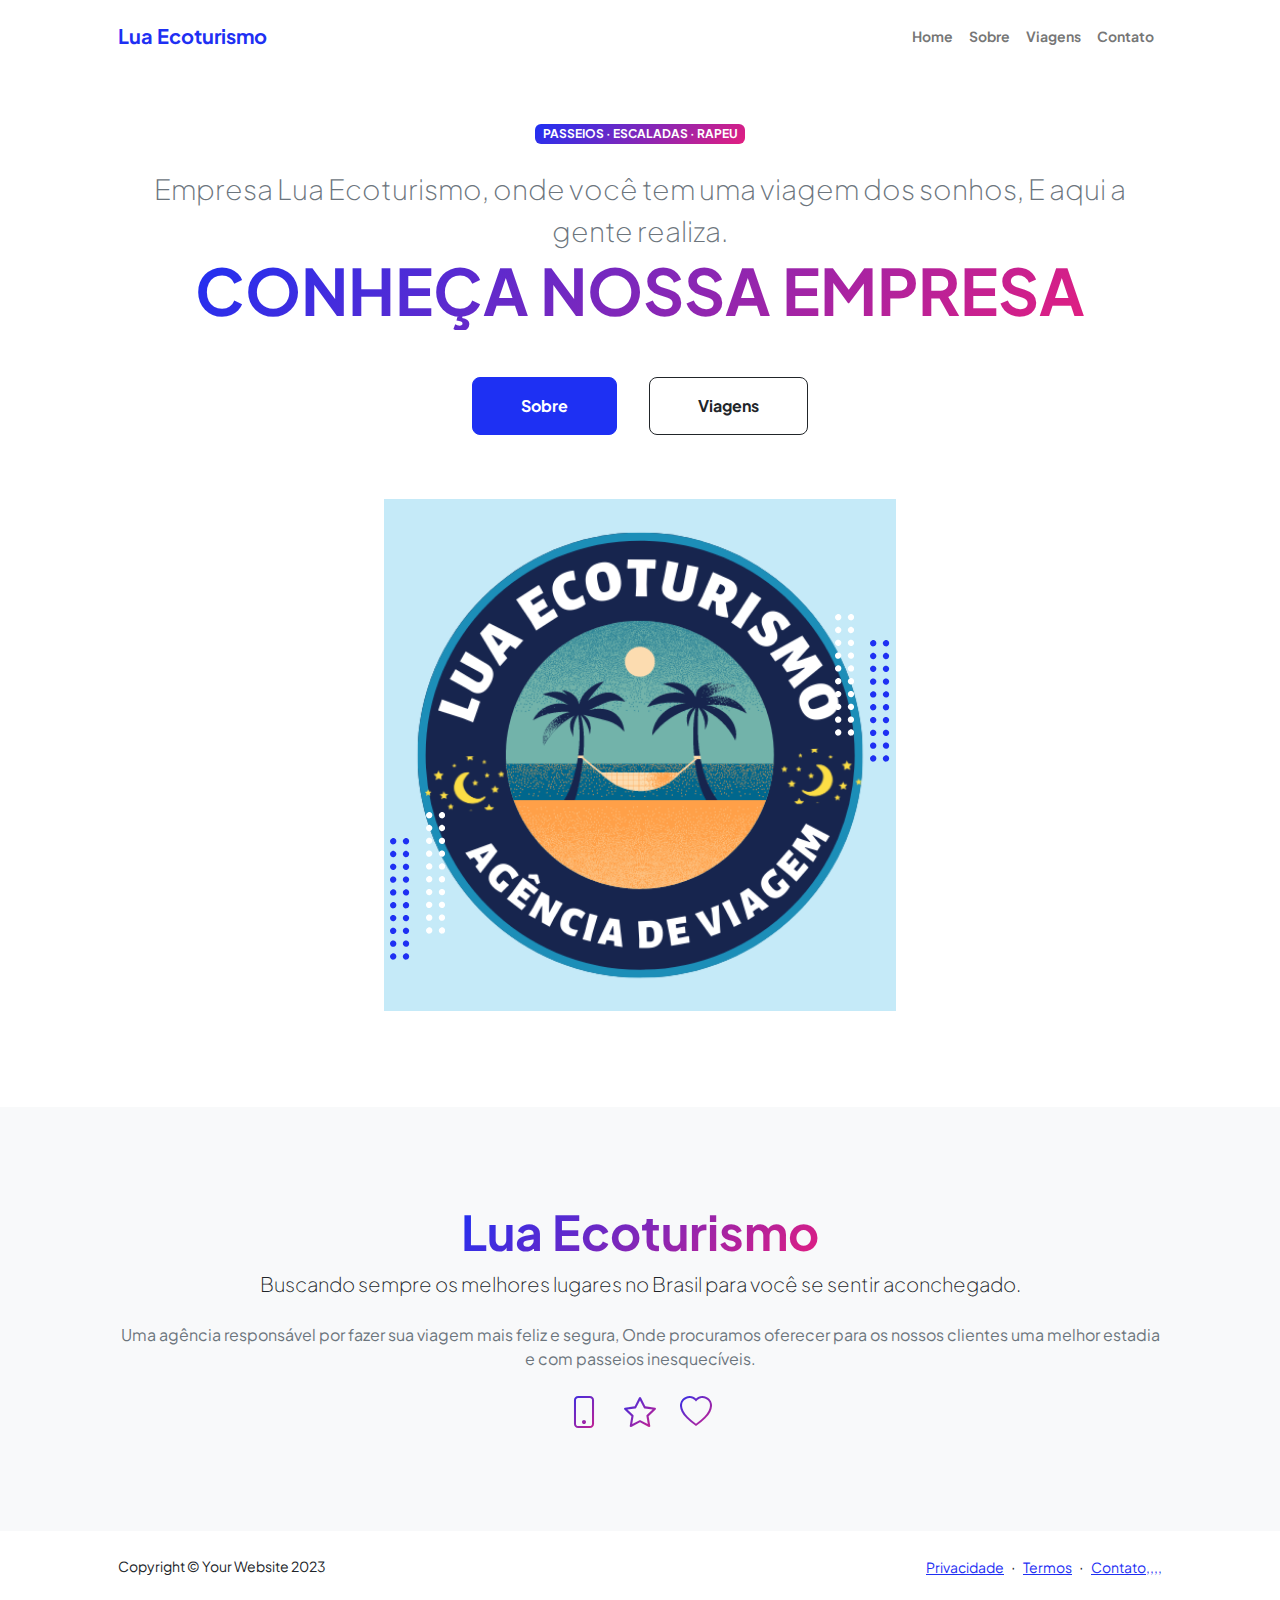
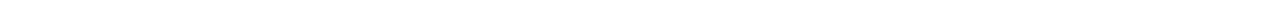
<file: luaecoturismo/index.html>
<!DOCTYPE html>
<html lang="pt-br">
    <head>
        <meta charset="utf-8" />
        <meta name="viewport" content="width=device-width, initial-scale=1, shrink-to-fit=no" />
        <meta name="description" content="" />
        <meta name="author" content="" />
        <title>Agência de Viagens- Lua Ecoturismo</title>
        <!-- Favicon-->
        <link rel="icon" type="image/x-icon" href="assets/imagen.ico" />
        <!-- Custom Google font-->
        <link rel="preconnect" href="https://fonts.googleapis.com" />
        <link rel="preconnect" href="https://fonts.gstatic.com" crossorigin />
        <link href="https://fonts.googleapis.com/css2?family=Plus+Jakarta+Sans:wght@100;200;300;400;500;600;700;800;900&amp;display=swap" rel="stylesheet" />
        <!-- Bootstrap icons-->
        <link href="https://cdn.jsdelivr.net/npm/bootstrap-icons@1.8.1/font/bootstrap-icons.css" rel="stylesheet" />
        <!-- Core theme CSS (includes Bootstrap)-->
        <link href="css/styles.css" rel="stylesheet" />
    </head>
    <body class="d-flex flex-column h-100">
        <main class="flex-shrink-0">
            <!-- Navigation-->
            <nav class="navbar navbar-expand-lg navbar-light bg-white py-3">
                <div class="container px-5">
                    <a class="navbar-brand" href="index.html"><span class="fw-bolder text-primary">Lua Ecoturismo</span></a>
                    <button class="navbar-toggler" type="button" data-bs-toggle="collapse" data-bs-target="#navbarSupportedContent" aria-controls="navbarSupportedContent" aria-expanded="false" aria-label="Toggle navigation"><span class="navbar-toggler-icon"></span></button>
                    <div class="collapse navbar-collapse" id="navbarSupportedContent">
                        <ul class="navbar-nav ms-auto mb-2 mb-lg-0 small fw-bolder">
                            <li class="nav-item"><a class="nav-link" href="index.html">Home</a></li>
                            <li class="nav-item"><a class="nav-link" href="resume.html">Sobre</a></li>
                            <li class="nav-item"><a class="nav-link" href="projects.html">Viagens</a></li>
                            <li class="nav-item"><a class="nav-link" href="contact.html">Contato</a></li>
                        </ul>
                    </div>
                </div>
            </nav>
            <!-- Header-->
            <header class="py-5">
                <div class="container px-5 pb-5">
                    <div class="row gx-5 align-items-center">
                        <div class="col-xxl-5">
                            <!-- Header text content-->
                            <div class="text-center text-xxl-start">
                                <div class="badge bg-gradient-primary-to-secondary text-white mb-4"><div class="text-uppercase">Passeios &middot; Escaladas &middot; Rapeu</div></div>
                                <div class="fs-3 fw-light text-muted">Empresa Lua Ecoturismo, onde você tem uma viagem dos sonhos, E aqui a gente realiza.</div>
                                <h1 class="display-3 fw-bolder mb-5"><span class="text-gradient d-inline">CONHEÇA NOSSA EMPRESA</span></h1>
                                <div class="d-grid gap-3 d-sm-flex justify-content-sm-center justify-content-xxl-start mb-3">
                                    <a class="btn btn-primary btn-lg px-5 py-3 me-sm-3 fs-6 fw-bolder" href="resume.html">Sobre</a>
                                    <a class="btn btn-outline-dark btn-lg px-5 py-3 fs-6 fw-bolder" href="projects.html">Viagens</a>
                                </div>
                            </div>
                        </div>
                        <div class="col-xxl-7">
                            <!-- Header profile picture-->
                            <div class="d-flex justify-content-center mt-5 mt-xxl-0">
                                <div class="profile bg-gradient-primary-to-secondary">
                                    <!-- TIP: For best results, use a photo with a transparent background like the demo example below-->
                                    <!-- Watch a tutorial on how to do this on YouTube (link)-->
                                    <img class="profile-img" src="assets/logo.png.png" alt="..." />
                                    <div class="dots-1">
                                        <!-- SVG Dots-->
                                        <svg version="1.1" xmlns="http://www.w3.org/2000/svg" xmlns:xlink="http://www.w3.org/1999/xlink" x="0px" y="0px" viewBox="0 0 191.6 1215.4" style="enable-background: new 0 0 191.6 1215.4" xml:space="preserve">
                                            <g transform="translate(0.000000,1280.000000) scale(0.100000,-0.100000)">
                                                <path d="M227.7,12788.6c-105-35-200-141-222-248c-43-206,163-412,369-369c155,32,275,190,260,339c-11,105-90,213-190,262        C383.7,12801.6,289.7,12808.6,227.7,12788.6z"></path>
                                                <path d="M1507.7,12788.6c-151-50-253-216-222-362c25-119,136-230,254-255c194-41,395,142,375,339c-11,105-90,213-190,262        C1663.7,12801.6,1569.7,12808.6,1507.7,12788.6z"></path>
                                                <path d="M227.7,11508.6c-105-35-200-141-222-248c-43-206,163-412,369-369c155,32,275,190,260,339c-11,105-90,213-190,262        C383.7,11521.6,289.7,11528.6,227.7,11508.6z"></path>
                                                <path d="M1507.7,11508.6c-151-50-253-216-222-362c25-119,136-230,254-255c194-41,395,142,375,339c-11,105-90,213-190,262        C1663.7,11521.6,1569.7,11528.6,1507.7,11508.6z"></path>
                                                <path d="M227.7,10228.6c-105-35-200-141-222-248c-43-206,163-412,369-369c155,32,275,190,260,339c-11,105-90,213-190,262        C383.7,10241.6,289.7,10248.6,227.7,10228.6z"></path>
                                                <path d="M1507.7,10228.6c-105-35-200-141-222-248c-43-206,163-412,369-369c155,32,275,190,260,339c-11,105-90,213-190,262        C1663.7,10241.6,1569.7,10248.6,1507.7,10228.6z"></path>
                                                <path d="M227.7,8948.6c-105-35-200-141-222-248c-43-206,163-412,369-369c155,32,275,190,260,339c-11,105-90,213-190,262        C383.7,8961.6,289.7,8968.6,227.7,8948.6z"></path>
                                                <path d="M1507.7,8948.6c-105-35-200-141-222-248c-43-206,163-412,369-369c155,32,275,190,260,339c-11,105-90,213-190,262        C1663.7,8961.6,1569.7,8968.6,1507.7,8948.6z"></path>
                                                <path d="M227.7,7668.6c-105-35-200-141-222-248c-43-206,163-412,369-369c155,32,275,190,260,339c-11,105-90,213-190,262        C383.7,7681.6,289.7,7688.6,227.7,7668.6z"></path>
                                                <path d="M1507.7,7668.6c-105-35-200-141-222-248c-43-206,163-412,369-369c155,32,275,190,260,339c-11,105-90,213-190,262        C1663.7,7681.6,1569.7,7688.6,1507.7,7668.6z"></path>
                                                <path d="M227.7,6388.6c-105-35-200-141-222-248c-43-206,163-412,369-369c155,32,275,190,260,339c-11,105-90,213-190,262        C383.7,6401.6,289.7,6408.6,227.7,6388.6z"></path>
                                                <path d="M1507.7,6388.6c-105-35-200-141-222-248c-43-206,163-412,369-369c155,32,275,190,260,339c-11,105-90,213-190,262        C1663.7,6401.6,1569.7,6408.6,1507.7,6388.6z"></path>
                                                <path d="M227.7,5108.6c-105-35-200-141-222-248c-43-206,163-412,369-369c155,32,275,190,260,339c-11,105-90,213-190,262        C383.7,5121.6,289.7,5128.6,227.7,5108.6z"></path>
                                                <path d="M1507.7,5108.6c-105-35-200-141-222-248c-43-206,163-412,369-369c155,32,275,190,260,339c-11,105-90,213-190,262        C1663.7,5121.6,1569.7,5128.6,1507.7,5108.6z"></path>
                                                <path d="M227.7,3828.6c-105-35-200-141-222-248c-43-206,163-412,369-369c155,32,275,190,260,339c-11,105-90,213-190,262        C383.7,3841.6,289.7,3848.6,227.7,3828.6z"></path>
                                                <path d="M1507.7,3828.6c-105-35-200-141-222-248c-43-206,163-412,369-369c155,32,275,190,260,339c-11,105-90,213-190,262        C1663.7,3841.6,1569.7,3848.6,1507.7,3828.6z"></path>
                                                <path d="M227.7,2548.6c-105-35-200-141-222-248c-43-206,163-412,369-369c155,32,275,190,260,339c-11,105-90,213-190,262        C383.7,2561.6,289.7,2568.6,227.7,2548.6z"></path>
                                                <path d="M1507.7,2548.6c-105-35-200-141-222-248c-43-206,163-412,369-369c155,32,275,190,260,339c-11,105-90,213-190,262        C1663.7,2561.6,1569.7,2568.6,1507.7,2548.6z"></path>
                                                <path d="M227.7,1268.6c-105-35-200-141-222-248c-43-206,163-412,369-369c155,32,275,190,260,339c-11,105-90,213-190,262        C383.7,1281.6,289.7,1288.6,227.7,1268.6z"></path>
                                                <path d="M1507.7,1268.6c-105-35-200-141-222-248c-43-206,163-412,369-369c155,32,275,190,260,339c-11,105-90,213-190,262        C1663.7,1281.6,1569.7,1288.6,1507.7,1268.6z"></path>
                                            </g>
                                        </svg>
                                        <!-- END of SVG dots-->
                                    </div>
                                    <div class="dots-2">
                                        <!-- SVG Dots-->
                                        <svg version="1.1" xmlns="http://www.w3.org/2000/svg" xmlns:xlink="http://www.w3.org/1999/xlink" x="0px" y="0px" viewBox="0 0 191.6 1215.4" style="enable-background: new 0 0 191.6 1215.4" xml:space="preserve">
                                            <g transform="translate(0.000000,1280.000000) scale(0.100000,-0.100000)">
                                                <path d="M227.7,12788.6c-105-35-200-141-222-248c-43-206,163-412,369-369c155,32,275,190,260,339c-11,105-90,213-190,262        C383.7,12801.6,289.7,12808.6,227.7,12788.6z"></path>
                                                <path d="M1507.7,12788.6c-151-50-253-216-222-362c25-119,136-230,254-255c194-41,395,142,375,339c-11,105-90,213-190,262        C1663.7,12801.6,1569.7,12808.6,1507.7,12788.6z"></path>
                                                <path d="M227.7,11508.6c-105-35-200-141-222-248c-43-206,163-412,369-369c155,32,275,190,260,339c-11,105-90,213-190,262        C383.7,11521.6,289.7,11528.6,227.7,11508.6z"></path>
                                                <path d="M1507.7,11508.6c-151-50-253-216-222-362c25-119,136-230,254-255c194-41,395,142,375,339c-11,105-90,213-190,262        C1663.7,11521.6,1569.7,11528.6,1507.7,11508.6z"></path>
                                                <path d="M227.7,10228.6c-105-35-200-141-222-248c-43-206,163-412,369-369c155,32,275,190,260,339c-11,105-90,213-190,262        C383.7,10241.6,289.7,10248.6,227.7,10228.6z"></path>
                                                <path d="M1507.7,10228.6c-105-35-200-141-222-248c-43-206,163-412,369-369c155,32,275,190,260,339c-11,105-90,213-190,262        C1663.7,10241.6,1569.7,10248.6,1507.7,10228.6z"></path>
                                                <path d="M227.7,8948.6c-105-35-200-141-222-248c-43-206,163-412,369-369c155,32,275,190,260,339c-11,105-90,213-190,262        C383.7,8961.6,289.7,8968.6,227.7,8948.6z"></path>
                                                <path d="M1507.7,8948.6c-105-35-200-141-222-248c-43-206,163-412,369-369c155,32,275,190,260,339c-11,105-90,213-190,262        C1663.7,8961.6,1569.7,8968.6,1507.7,8948.6z"></path>
                                                <path d="M227.7,7668.6c-105-35-200-141-222-248c-43-206,163-412,369-369c155,32,275,190,260,339c-11,105-90,213-190,262        C383.7,7681.6,289.7,7688.6,227.7,7668.6z"></path>
                                                <path d="M1507.7,7668.6c-105-35-200-141-222-248c-43-206,163-412,369-369c155,32,275,190,260,339c-11,105-90,213-190,262        C1663.7,7681.6,1569.7,7688.6,1507.7,7668.6z"></path>
                                                <path d="M227.7,6388.6c-105-35-200-141-222-248c-43-206,163-412,369-369c155,32,275,190,260,339c-11,105-90,213-190,262        C383.7,6401.6,289.7,6408.6,227.7,6388.6z"></path>
                                                <path d="M1507.7,6388.6c-105-35-200-141-222-248c-43-206,163-412,369-369c155,32,275,190,260,339c-11,105-90,213-190,262        C1663.7,6401.6,1569.7,6408.6,1507.7,6388.6z"></path>
                                                <path d="M227.7,5108.6c-105-35-200-141-222-248c-43-206,163-412,369-369c155,32,275,190,260,339c-11,105-90,213-190,262        C383.7,5121.6,289.7,5128.6,227.7,5108.6z"></path>
                                                <path d="M1507.7,5108.6c-105-35-200-141-222-248c-43-206,163-412,369-369c155,32,275,190,260,339c-11,105-90,213-190,262        C1663.7,5121.6,1569.7,5128.6,1507.7,5108.6z"></path>
                                                <path d="M227.7,3828.6c-105-35-200-141-222-248c-43-206,163-412,369-369c155,32,275,190,260,339c-11,105-90,213-190,262        C383.7,3841.6,289.7,3848.6,227.7,3828.6z"></path>
                                                <path d="M1507.7,3828.6c-105-35-200-141-222-248c-43-206,163-412,369-369c155,32,275,190,260,339c-11,105-90,213-190,262        C1663.7,3841.6,1569.7,3848.6,1507.7,3828.6z"></path>
                                                <path d="M227.7,2548.6c-105-35-200-141-222-248c-43-206,163-412,369-369c155,32,275,190,260,339c-11,105-90,213-190,262        C383.7,2561.6,289.7,2568.6,227.7,2548.6z"></path>
                                                <path d="M1507.7,2548.6c-105-35-200-141-222-248c-43-206,163-412,369-369c155,32,275,190,260,339c-11,105-90,213-190,262        C1663.7,2561.6,1569.7,2568.6,1507.7,2548.6z"></path>
                                                <path d="M227.7,1268.6c-105-35-200-141-222-248c-43-206,163-412,369-369c155,32,275,190,260,339c-11,105-90,213-190,262        C383.7,1281.6,289.7,1288.6,227.7,1268.6z"></path>
                                                <path d="M1507.7,1268.6c-105-35-200-141-222-248c-43-206,163-412,369-369c155,32,275,190,260,339c-11,105-90,213-190,262        C1663.7,1281.6,1569.7,1288.6,1507.7,1268.6z"></path>
                                            </g>
                                        </svg>
                                        <!-- END of SVG dots-->
                                    </div>
                                    <div class="dots-3">
                                        <!-- SVG Dots-->
                                        <svg version="1.1" xmlns="http://www.w3.org/2000/svg" xmlns:xlink="http://www.w3.org/1999/xlink" x="0px" y="0px" viewBox="0 0 191.6 1215.4" style="enable-background: new 0 0 191.6 1215.4" xml:space="preserve">
                                            <g transform="translate(0.000000,1280.000000) scale(0.100000,-0.100000)">
                                                <path d="M227.7,12788.6c-105-35-200-141-222-248c-43-206,163-412,369-369c155,32,275,190,260,339c-11,105-90,213-190,262        C383.7,12801.6,289.7,12808.6,227.7,12788.6z"></path>
                                                <path d="M1507.7,12788.6c-151-50-253-216-222-362c25-119,136-230,254-255c194-41,395,142,375,339c-11,105-90,213-190,262        C1663.7,12801.6,1569.7,12808.6,1507.7,12788.6z"></path>
                                                <path d="M227.7,11508.6c-105-35-200-141-222-248c-43-206,163-412,369-369c155,32,275,190,260,339c-11,105-90,213-190,262        C383.7,11521.6,289.7,11528.6,227.7,11508.6z"></path>
                                                <path d="M1507.7,11508.6c-151-50-253-216-222-362c25-119,136-230,254-255c194-41,395,142,375,339c-11,105-90,213-190,262        C1663.7,11521.6,1569.7,11528.6,1507.7,11508.6z"></path>
                                                <path d="M227.7,10228.6c-105-35-200-141-222-248c-43-206,163-412,369-369c155,32,275,190,260,339c-11,105-90,213-190,262        C383.7,10241.6,289.7,10248.6,227.7,10228.6z"></path>
                                                <path d="M1507.7,10228.6c-105-35-200-141-222-248c-43-206,163-412,369-369c155,32,275,190,260,339c-11,105-90,213-190,262        C1663.7,10241.6,1569.7,10248.6,1507.7,10228.6z"></path>
                                                <path d="M227.7,8948.6c-105-35-200-141-222-248c-43-206,163-412,369-369c155,32,275,190,260,339c-11,105-90,213-190,262        C383.7,8961.6,289.7,8968.6,227.7,8948.6z"></path>
                                                <path d="M1507.7,8948.6c-105-35-200-141-222-248c-43-206,163-412,369-369c155,32,275,190,260,339c-11,105-90,213-190,262        C1663.7,8961.6,1569.7,8968.6,1507.7,8948.6z"></path>
                                                <path d="M227.7,7668.6c-105-35-200-141-222-248c-43-206,163-412,369-369c155,32,275,190,260,339c-11,105-90,213-190,262        C383.7,7681.6,289.7,7688.6,227.7,7668.6z"></path>
                                                <path d="M1507.7,7668.6c-105-35-200-141-222-248c-43-206,163-412,369-369c155,32,275,190,260,339c-11,105-90,213-190,262        C1663.7,7681.6,1569.7,7688.6,1507.7,7668.6z"></path>
                                                <path d="M227.7,6388.6c-105-35-200-141-222-248c-43-206,163-412,369-369c155,32,275,190,260,339c-11,105-90,213-190,262        C383.7,6401.6,289.7,6408.6,227.7,6388.6z"></path>
                                                <path d="M1507.7,6388.6c-105-35-200-141-222-248c-43-206,163-412,369-369c155,32,275,190,260,339c-11,105-90,213-190,262        C1663.7,6401.6,1569.7,6408.6,1507.7,6388.6z"></path>
                                                <path d="M227.7,5108.6c-105-35-200-141-222-248c-43-206,163-412,369-369c155,32,275,190,260,339c-11,105-90,213-190,262        C383.7,5121.6,289.7,5128.6,227.7,5108.6z"></path>
                                                <path d="M1507.7,5108.6c-105-35-200-141-222-248c-43-206,163-412,369-369c155,32,275,190,260,339c-11,105-90,213-190,262        C1663.7,5121.6,1569.7,5128.6,1507.7,5108.6z"></path>
                                                <path d="M227.7,3828.6c-105-35-200-141-222-248c-43-206,163-412,369-369c155,32,275,190,260,339c-11,105-90,213-190,262        C383.7,3841.6,289.7,3848.6,227.7,3828.6z"></path>
                                                <path d="M1507.7,3828.6c-105-35-200-141-222-248c-43-206,163-412,369-369c155,32,275,190,260,339c-11,105-90,213-190,262        C1663.7,3841.6,1569.7,3848.6,1507.7,3828.6z"></path>
                                                <path d="M227.7,2548.6c-105-35-200-141-222-248c-43-206,163-412,369-369c155,32,275,190,260,339c-11,105-90,213-190,262        C383.7,2561.6,289.7,2568.6,227.7,2548.6z"></path>
                                                <path d="M1507.7,2548.6c-105-35-200-141-222-248c-43-206,163-412,369-369c155,32,275,190,260,339c-11,105-90,213-190,262        C1663.7,2561.6,1569.7,2568.6,1507.7,2548.6z"></path>
                                                <path d="M227.7,1268.6c-105-35-200-141-222-248c-43-206,163-412,369-369c155,32,275,190,260,339c-11,105-90,213-190,262        C383.7,1281.6,289.7,1288.6,227.7,1268.6z"></path>
                                                <path d="M1507.7,1268.6c-105-35-200-141-222-248c-43-206,163-412,369-369c155,32,275,190,260,339c-11,105-90,213-190,262        C1663.7,1281.6,1569.7,1288.6,1507.7,1268.6z"></path>
                                            </g>
                                        </svg>
                                        <!-- END of SVG dots-->
                                    </div>
                                    <div class="dots-4">
                                        <!-- SVG Dots-->
                                        <svg version="1.1" xmlns="http://www.w3.org/2000/svg" xmlns:xlink="http://www.w3.org/1999/xlink" x="0px" y="0px" viewBox="0 0 191.6 1215.4" style="enable-background: new 0 0 191.6 1215.4" xml:space="preserve">
                                            <g transform="translate(0.000000,1280.000000) scale(0.100000,-0.100000)">
                                                <path d="M227.7,12788.6c-105-35-200-141-222-248c-43-206,163-412,369-369c155,32,275,190,260,339c-11,105-90,213-190,262        C383.7,12801.6,289.7,12808.6,227.7,12788.6z"></path>
                                                <path d="M1507.7,12788.6c-151-50-253-216-222-362c25-119,136-230,254-255c194-41,395,142,375,339c-11,105-90,213-190,262        C1663.7,12801.6,1569.7,12808.6,1507.7,12788.6z"></path>
                                                <path d="M227.7,11508.6c-105-35-200-141-222-248c-43-206,163-412,369-369c155,32,275,190,260,339c-11,105-90,213-190,262        C383.7,11521.6,289.7,11528.6,227.7,11508.6z"></path>
                                                <path d="M1507.7,11508.6c-151-50-253-216-222-362c25-119,136-230,254-255c194-41,395,142,375,339c-11,105-90,213-190,262        C1663.7,11521.6,1569.7,11528.6,1507.7,11508.6z"></path>
                                                <path d="M227.7,10228.6c-105-35-200-141-222-248c-43-206,163-412,369-369c155,32,275,190,260,339c-11,105-90,213-190,262        C383.7,10241.6,289.7,10248.6,227.7,10228.6z"></path>
                                                <path d="M1507.7,10228.6c-105-35-200-141-222-248c-43-206,163-412,369-369c155,32,275,190,260,339c-11,105-90,213-190,262        C1663.7,10241.6,1569.7,10248.6,1507.7,10228.6z"></path>
                                                <path d="M227.7,8948.6c-105-35-200-141-222-248c-43-206,163-412,369-369c155,32,275,190,260,339c-11,105-90,213-190,262        C383.7,8961.6,289.7,8968.6,227.7,8948.6z"></path>
                                                <path d="M1507.7,8948.6c-105-35-200-141-222-248c-43-206,163-412,369-369c155,32,275,190,260,339c-11,105-90,213-190,262        C1663.7,8961.6,1569.7,8968.6,1507.7,8948.6z"></path>
                                                <path d="M227.7,7668.6c-105-35-200-141-222-248c-43-206,163-412,369-369c155,32,275,190,260,339c-11,105-90,213-190,262        C383.7,7681.6,289.7,7688.6,227.7,7668.6z"></path>
                                                <path d="M1507.7,7668.6c-105-35-200-141-222-248c-43-206,163-412,369-369c155,32,275,190,260,339c-11,105-90,213-190,262        C1663.7,7681.6,1569.7,7688.6,1507.7,7668.6z"></path>
                                                <path d="M227.7,6388.6c-105-35-200-141-222-248c-43-206,163-412,369-369c155,32,275,190,260,339c-11,105-90,213-190,262        C383.7,6401.6,289.7,6408.6,227.7,6388.6z"></path>
                                                <path d="M1507.7,6388.6c-105-35-200-141-222-248c-43-206,163-412,369-369c155,32,275,190,260,339c-11,105-90,213-190,262        C1663.7,6401.6,1569.7,6408.6,1507.7,6388.6z"></path>
                                                <path d="M227.7,5108.6c-105-35-200-141-222-248c-43-206,163-412,369-369c155,32,275,190,260,339c-11,105-90,213-190,262        C383.7,5121.6,289.7,5128.6,227.7,5108.6z"></path>
                                                <path d="M1507.7,5108.6c-105-35-200-141-222-248c-43-206,163-412,369-369c155,32,275,190,260,339c-11,105-90,213-190,262        C1663.7,5121.6,1569.7,5128.6,1507.7,5108.6z"></path>
                                                <path d="M227.7,3828.6c-105-35-200-141-222-248c-43-206,163-412,369-369c155,32,275,190,260,339c-11,105-90,213-190,262        C383.7,3841.6,289.7,3848.6,227.7,3828.6z"></path>
                                                <path d="M1507.7,3828.6c-105-35-200-141-222-248c-43-206,163-412,369-369c155,32,275,190,260,339c-11,105-90,213-190,262        C1663.7,3841.6,1569.7,3848.6,1507.7,3828.6z"></path>
                                                <path d="M227.7,2548.6c-105-35-200-141-222-248c-43-206,163-412,369-369c155,32,275,190,260,339c-11,105-90,213-190,262        C383.7,2561.6,289.7,2568.6,227.7,2548.6z"></path>
                                                <path d="M1507.7,2548.6c-105-35-200-141-222-248c-43-206,163-412,369-369c155,32,275,190,260,339c-11,105-90,213-190,262        C1663.7,2561.6,1569.7,2568.6,1507.7,2548.6z"></path>
                                                <path d="M227.7,1268.6c-105-35-200-141-222-248c-43-206,163-412,369-369c155,32,275,190,260,339c-11,105-90,213-190,262        C383.7,1281.6,289.7,1288.6,227.7,1268.6z"></path>
                                                <path d="M1507.7,1268.6c-105-35-200-141-222-248c-43-206,163-412,369-369c155,32,275,190,260,339c-11,105-90,213-190,262        C1663.7,1281.6,1569.7,1288.6,1507.7,1268.6z"></path>
                                            </g>
                                        </svg>
                                        <!-- END of SVG dots-->
                                    </div>
                                </div>
                            </div>
                        </div>
                    </div>
                </div>
            </header>
            <!-- About Section-->
            <section class="bg-light py-5">
                <div class="container px-5">
                    <div class="row gx-5 justify-content-center">
                        <div class="col-xxl-8">
                            <div class="text-center my-5">
                                <h2 class="display-5 fw-bolder"><span class="text-gradient d-inline">Lua Ecoturismo</span></h2>
                                <p class="lead fw-light mb-4">Buscando sempre os melhores lugares no Brasil para você se sentir aconchegado.</p>
                                <p class="text-muted">Uma agência responsável por fazer sua viagem mais feliz e segura, Onde procuramos oferecer para os nossos clientes uma melhor estadia e com passeios inesquecíveis. </p>
                                <div class="d-flex justify-content-center fs-2 gap-4">
                                    <a class="text-gradient" href="#!"><i class="bi bi-phone"></i></a>
                                    <a class="text-gradient" href="#!"><i class="bi bi-star"></i></a>
                                    <a class="text-gradient" href="#!"><i class="bi bi-heart"></i></a>
                                </div>
                            </div>
                        </div>
                    </div>
                </div>
            </section>
        </main>
        <!-- Footer-->
        <footer class="bg-white py-4 mt-auto">
            <div class="container px-5">
                <div class="row align-items-center justify-content-between flex-column flex-sm-row">
                    <div class="col-auto"><div class="small m-0">Copyright &copy; Your Website 2023</div></div>
                    <div class="col-auto">
                        <a class="small" href="#!">Privacidade</a>
                        <span class="mx-1">&middot;</span>
                        <a class="small" href="#!">Termos</a>
                        <span class="mx-1">&middot;</span>
                        <a class="small" href="#!">Contato,,,,</a>
                    </div>
                </div>
            </div>
        </footer>
        <!-- Bootstrap core JS-->
        <script src="https://cdn.jsdelivr.net/npm/bootstrap@5.2.3/dist/js/bootstrap.bundle.min.js"></script>
        <!-- Core theme JS-->
        <script src="js/scripts.js"></script>
    </body>
</html>
</file>
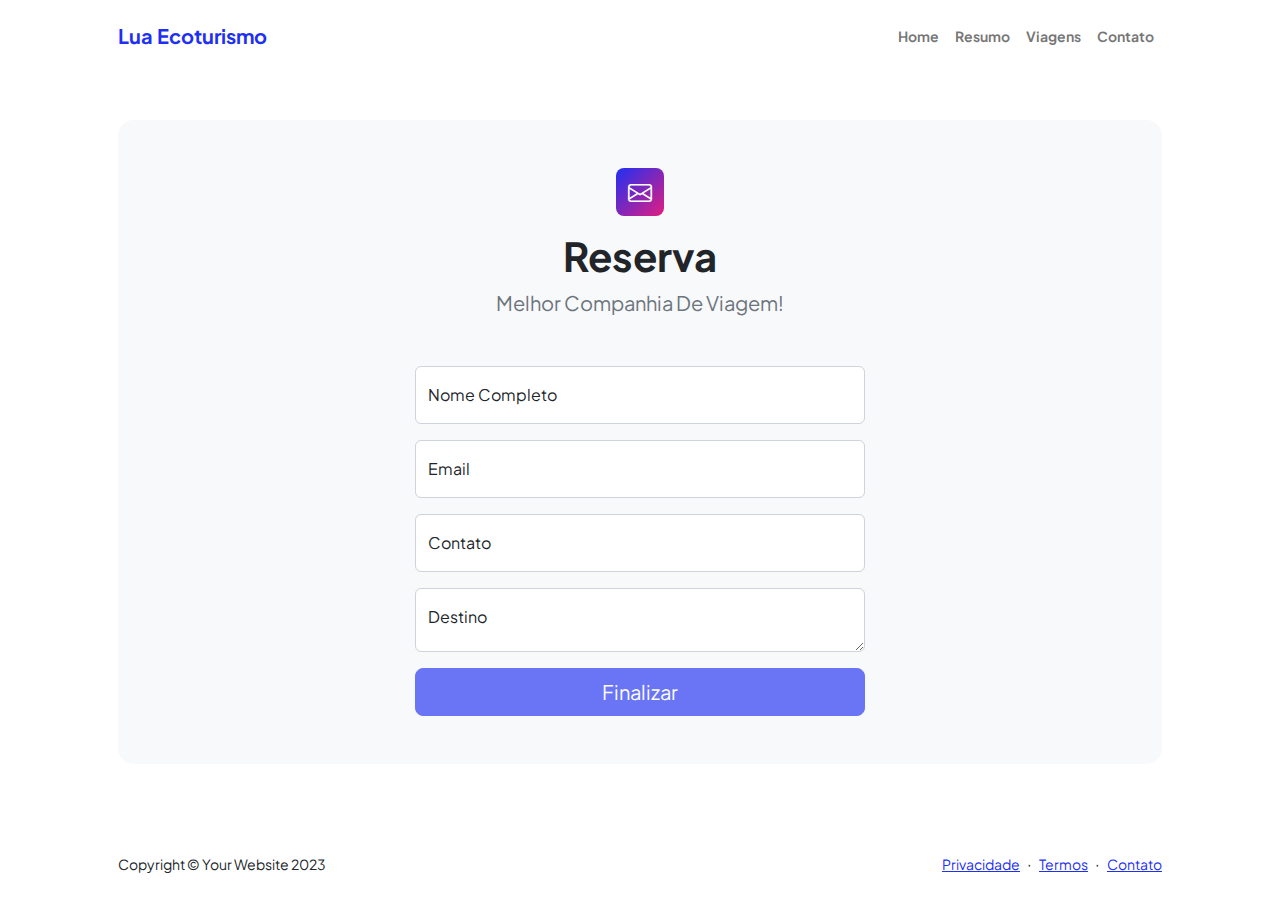
<file: luaecoturismo/contact.html>
<!DOCTYPE html>
<html lang="pt-br">
    <head>
        <meta charset="utf-8" />
        <meta name="viewport" content="width=device-width, initial-scale=1, shrink-to-fit=no" />
        <meta name="description" content />
        <meta name="author" content />
        <title>Agência de  Viagens- Lua Ecoturismo</title>
        <!-- Favicon-->
        <link rel="icon" type="image/x-icon" href="assets/imagen.ico" />
        <!-- Custom Google font-->
        <link rel="preconnect" href="https://fonts.googleapis.com" />
        <link rel="preconnect" href="https://fonts.gstatic.com" crossorigin />
        <link href="https://fonts.googleapis.com/css2?family=Plus+Jakarta+Sans:wght@100;200;300;400;500;600;700;800;900&amp;display=swap" rel="stylesheet" />
        <!-- Bootstrap icons-->
        <link href="https://cdn.jsdelivr.net/npm/bootstrap-icons@1.8.1/font/bootstrap-icons.css" rel="stylesheet" />
        <!-- Core theme CSS (includes Bootstrap)-->
        <link href="css/styles.css" rel="stylesheet" />
    </head>
    <body class="d-flex flex-column">
        <main class="flex-shrink-0">
            <!-- Navigation-->
            <nav class="navbar navbar-expand-lg navbar-light bg-white py-3">
                <div class="container px-5">
                    <a class="navbar-brand" href="index.html"><span class="fw-bolder text-primary"> Lua Ecoturismo</span></a>
                    <button class="navbar-toggler" type="button" data-bs-toggle="collapse" data-bs-target="#navbarSupportedContent" aria-controls="navbarSupportedContent" aria-expanded="false" aria-label="Toggle navigation"><span class="navbar-toggler-icon"></span></button>
                    <div class="collapse navbar-collapse" id="navbarSupportedContent">
                        <ul class="navbar-nav ms-auto mb-2 mb-lg-0 small fw-bolder">
                            <li class="nav-item"><a class="nav-link" href="index.html">Home</a></li>
                            <li class="nav-item"><a class="nav-link" href="resume.html">Resumo</a></li>
                            <li class="nav-item"><a class="nav-link" href="projects.html">Viagens</a></li>
                            <li class="nav-item"><a class="nav-link" href="contact.html">Contato</a></li>
                        </ul>
                    </div>
                </div>
            </nav>
            <!-- Page content-->
            <section class="py-5">
                <div class="container px-5">
                    <!-- Contact form-->
                    <div class="bg-light rounded-4 py-5 px-4 px-md-5">
                        <div class="text-center mb-5">
                            <div class="feature bg-primary bg-gradient-primary-to-secondary text-white rounded-3 mb-3"><i class="bi bi-envelope"></i></div>
                            <h1 class="fw-bolder">Reserva</h1>
                            <p class="lead fw-normal text-muted mb-0">Melhor Companhia De Viagem!</p>
                        </div>
                        <div class="row gx-5 justify-content-center">
                            <div class="col-lg-8 col-xl-6">
                                <!-- * * * * * * * * * * * * * * *-->
                                <!-- * * SB Forms Contact Form * *-->
                                <!-- * * * * * * * * * * * * * * *-->
                                <!-- This form is pre-integrated with SB Forms.-->
                                <!-- To make this form functional, sign up at-->
                                <!-- https://startbootstrap.com/solution/contact-forms-->
                                <!-- to get an API token!-->
                                <form id="contactForm" data-sb-form-api-token="API_TOKEN">
                                    <!-- Name input-->
                                    <div class="form-floating mb-3">
                                        <input class="form-control" id="name" type="text" placeholder="Enter your name..." data-sb-validations="required" />
                                        <label for="name">Nome Completo</label>
                                        <div class="invalid-feedback" data-sb-feedback="name:required">A name is required.</div>
                                    </div>
                                    <!-- Email address input-->
                                    <div class="form-floating mb-3">
                                        <input class="form-control" id="email" type="email" placeholder="name@example.com" data-sb-validations="required,email" />
                                        <label for="email">Email </label>
                                        <div class="invalid-feedback" data-sb-feedback="email:required">An email is required.</div>
                                        <div class="invalid-feedback" data-sb-feedback="email:email">Email is not valid.</div>
                                    </div>
                                    <!-- Phone number input-->
                                    <div class="form-floating mb-3">
                                        <input class="form-control" id="phone" type="tel" placeholder="(123) 456-7890" data-sb-validations="required" />
                                        <label for="phone">Contato</label>
                                        <div class="invalid-feedback" data-sb-feedback="phone:required">A phone number is required.</div>
                                    </div>
                                    <!-- Message input-->
                                    <div class="form-floating mb-3">
                                        <textarea class="form-control" id="message" type="text" placeholder="Enter your message here..." style="height: 4rem" data-sb-validations="required"></textarea>
                                        <label for="message">Destino</label>
                                        <div class="invalid-feedback" data-sb-feedback="message:required">A message is required.</div>
                                    </div>
                                    <!-- Submit success message-->
                                    <!---->
                                    <!-- This is what your users will see when the form-->
                                    <!-- has successfully submitted-->
                                    <div class="d-none" id="submitSuccessMessage">
                                        <div class="text-center mb-3">
                                            <div class="fw-bolder">Form submission successful!</div>
                                            To activate this form, sign up at
                                            <br />
                                            <a href="https://startbootstrap.com/solution/contact-forms">https://startbootstrap.com/solution/contact-forms</a>
                                        </div>
                                    </div>
                                    <!-- Submit error message-->
                                    <!---->
                                    <!-- This is what your users will see when there is-->
                                    <!-- an error submitting the form-->
                                    <div class="d-none" id="submitErrorMessage"><div class="text-center text-danger mb-3">Error sending message!</div></div>
                                    <!-- Submit Button-->
                                    <div class="d-grid"><button class="btn btn-primary btn-lg disabled" id="submitButton" type="submit">Finalizar</button></div>
                                </form>
                            </div>
                        </div>
                    </div>
                </div>
            </section>
        </main>
        <!-- Footer-->
        <footer class="bg-white py-4 mt-auto">
            <div class="container px-5">
                <div class="row align-items-center justify-content-between flex-column flex-sm-row">
                    <div class="col-auto"><div class="small m-0">Copyright &copy; Your Website 2023</div></div>
                    <div class="col-auto">
                        <a class="small" href="#!">Privacidade</a>
                        <span class="mx-1">&middot;</span>
                        <a class="small" href="#!">Termos</a>
                        <span class="mx-1">&middot;</span>
                        <a class="small" href="#!">Contato</a>
                    </div>
                </div>
            </div>
        </footer>
        <!-- Bootstrap core JS-->
        <script src="https://cdn.jsdelivr.net/npm/bootstrap@5.2.3/dist/js/bootstrap.bundle.min.js"></script>
        <!-- Core theme JS-->
        <script src="js/scripts.js"></script>
        <!-- * * * * * * * * * * * * * * * * * * * * * * * * * * * * * * * * * * * * * * * *-->
        <!-- * *                               SB Forms JS                               * *-->
        <!-- * * Activate your form at https://startbootstrap.com/solution/contact-forms * *-->
        <!-- * * * * * * * * * * * * * * * * * * * * * * * * * * * * * * * * * * * * * * * *-->
        <script src="https://cdn.startbootstrap.com/sb-forms-latest.js"></script>
    </body>
</html>
</file>
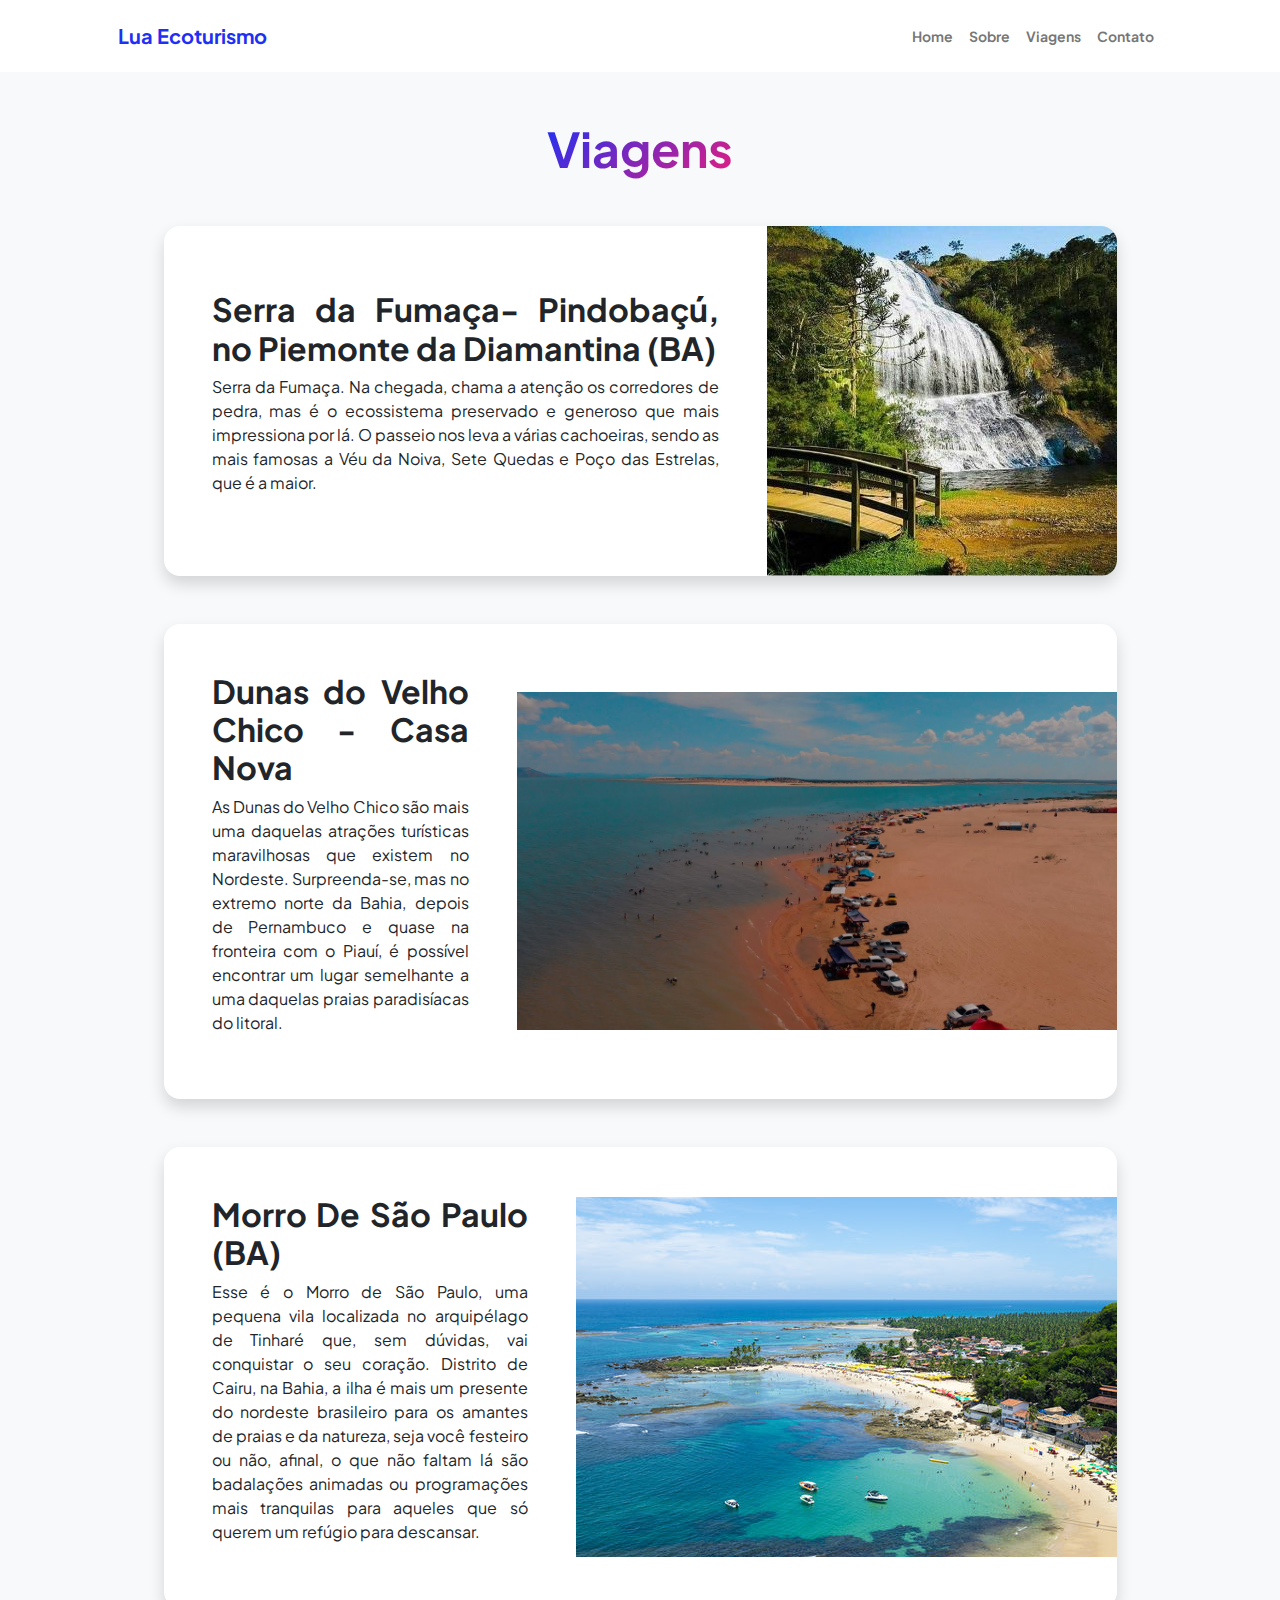
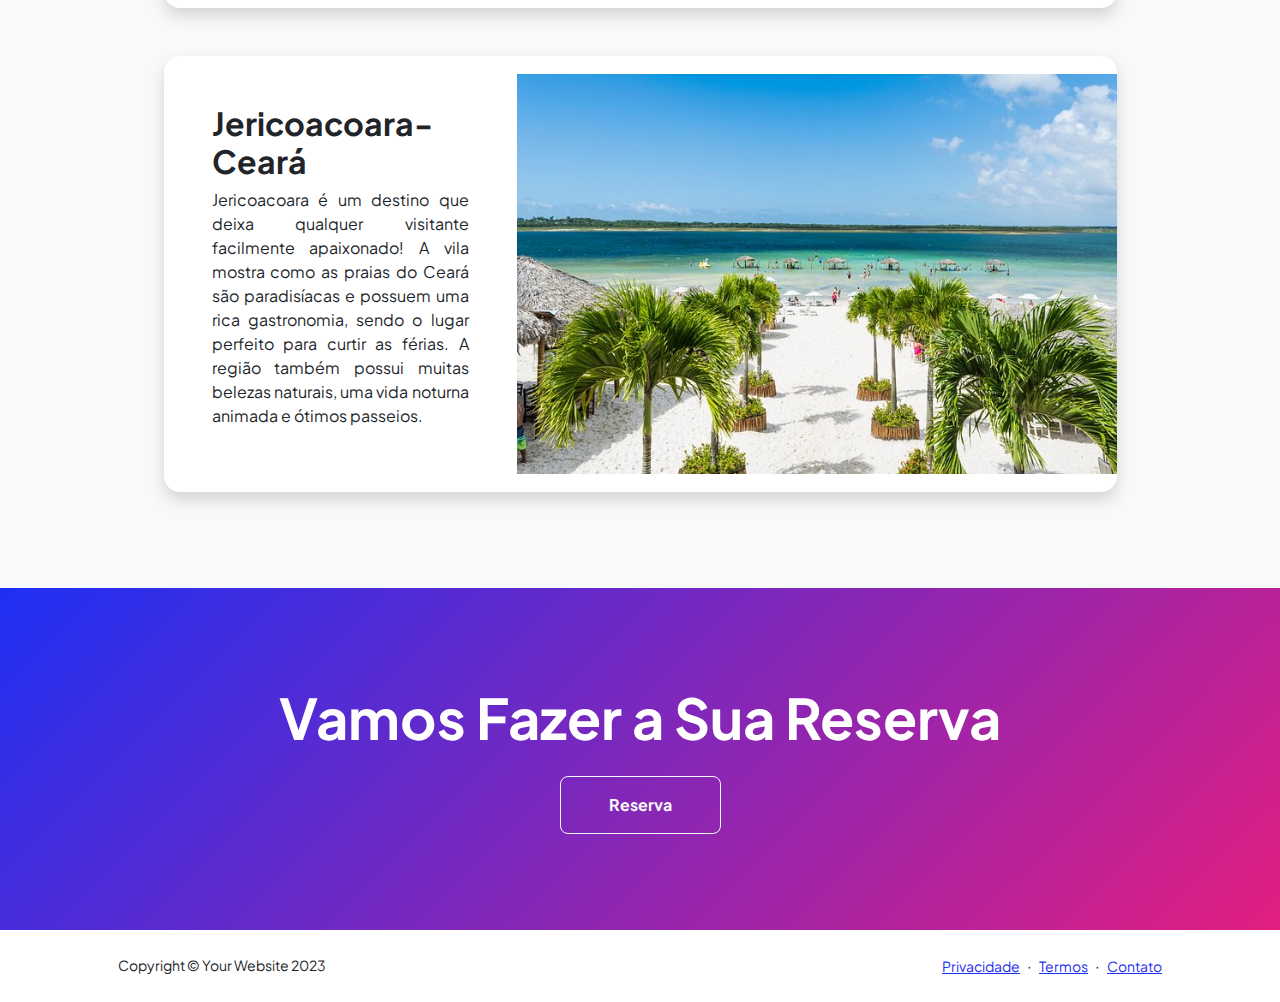
<file: luaecoturismo/projects.html>
<!DOCTYPE html>
<html lang="pt-br">
    <head>
        <meta charset="utf-8" />
        <meta name="viewport" content="width=device-width, initial-scale=1, shrink-to-fit=no" />
        <meta name="description" content="" />
        <meta name="author" content="" />
        <title>Agência de Viagens- Lua Ecoturismo</title>
        <!-- Favicon-->
        <link rel="icon" type="image/x-icon" href="assets/imagen.ico" />
        <!-- Custom Google font-->
        <link rel="preconnect" href="https://fonts.googleapis.com" />
        <link rel="preconnect" href="https://fonts.gstatic.com" crossorigin />
        <link href="https://fonts.googleapis.com/css2?family=Plus+Jakarta+Sans:wght@100;200;300;400;500;600;700;800;900&amp;display=swap" rel="stylesheet" />
        <!-- Bootstrap icons-->
        <link href="https://cdn.jsdelivr.net/npm/bootstrap-icons@1.8.1/font/bootstrap-icons.css" rel="stylesheet" />
        <!-- Core theme CSS (includes Bootstrap)-->
        <link href="css/styles.css" rel="stylesheet" />
    </head>
    <body class="d-flex flex-column h-100 bg-light">
        <main class="flex-shrink-0">
            <!-- Navigation-->
            <nav class="navbar navbar-expand-lg navbar-light bg-white py-3">
                <div class="container px-5">
                    <a class="navbar-brand" href="index.html"><span class="fw-bolder text-primary">Lua Ecoturismo</span></a>
                    <button class="navbar-toggler" type="button" data-bs-toggle="collapse" data-bs-target="#navbarSupportedContent" aria-controls="navbarSupportedContent" aria-expanded="false" aria-label="Toggle navigation"><span class="navbar-toggler-icon"></span></button>
                    <div class="collapse navbar-collapse" id="navbarSupportedContent">
                        <ul class="navbar-nav ms-auto mb-2 mb-lg-0 small fw-bolder">
                            <li class="nav-item"><a class="nav-link" href="index.html">Home</a></li>
                            <li class="nav-item"><a class="nav-link" href="resume.html">Sobre</a></li>
                            <li class="nav-item"><a class="nav-link" href="projects.html">Viagens</a></li>
                            <li class="nav-item"><a class="nav-link" href="contact.html">Contato</a></li>
                        </ul>
                    </div>
                </div>
            </nav>
            <!-- Projects Section-->
            <section class="py-5">
                <div class="container px-5 mb-5">
                    <div class="text-center mb-5">
                        <h1 class="display-5 fw-bolder mb-0"><span class="text-gradient d-inline">Viagens</span></h1>
                    </div>
                    <div class="row gx-5 justify-content-center">
                        <div class="col-lg-11 col-xl-20 col-xxl-12">
                            <!-- Project Card 1-->
                            <div class="card overflow-hidden shadow rounded-4 border-0 mb-5">
                                <div class="card-body p-0">
                                    <div class="d-flex align-items-center">
                                        <div class="p-5" align="justify">
                                            <h2 class="fw-bolder">Serra da Fumaça- 
                                                Pindobaçú, no Piemonte da Diamantina (BA)
                                            </h2>
                                            <p>Serra da Fumaça. Na chegada, chama a atenção os corredores de pedra, mas é o ecossistema preservado e generoso que mais impressiona por lá. O passeio nos leva a várias cachoeiras, sendo as mais famosas a Véu da Noiva, Sete Quedas e Poço das Estrelas, que é a maior.</p>
                                        </div>
                                        <img class="profile-img" src="assets/imagen1.jpg.jpg" width= 600 />
                                    </div>
                                </div>
                            </div>
                             <!-- Project Card 2-->
                             <div class="card overflow-hidden shadow rounded-4 border-0 mb-5">
                                <div class="card-body p-0">
                                    <div class="d-flex align-items-center">
                                        <div class="p-5" align="justify">
                                            <h2 class="fw-bolder">Dunas do Velho Chico - Casa Nova</h2>
                                            <p>As Dunas do Velho Chico são mais uma daquelas atrações turísticas maravilhosas que existem no Nordeste. Surpreenda-se, 
                                                
                                                mas no extremo norte da Bahia, depois de Pernambuco e quase na fronteira com o Piauí,
                                                
                                                é possível encontrar um lugar semelhante a uma daquelas praias paradisíacas do litoral.
                                            </p>
                                        </div>
                                        <img class="profile-img" src="assets/imagen10.jpg"  width= 600 />
                                    </div>
                                </div>
                            </div>
                             <!-- Project Card 3-->
                            <div class="card overflow-hidden shadow rounded-4 border-0 mb-5">
                                <div class="card-body p-0">
                                    <div class="d-flex align-items-center">
                                        <div class="p-5" align="justify">
                                            <h2 class="fw-bolder">Morro De São Paulo (BA) </h2>
                                            <p>Esse é o Morro de São Paulo, uma pequena vila localizada no arquipélago de Tinharé que, sem dúvidas, vai conquistar o seu coração. Distrito de Cairu, na Bahia, a ilha é mais um presente do nordeste brasileiro para os amantes de praias e da natureza, seja você festeiro ou não, afinal, o que não faltam lá são badalações animadas ou programações mais tranquilas para aqueles que só querem um refúgio para descansar.</p>
                                        </div>
                                        <img class="profile-img" src="assets/imagen6.jpg" width= 600 />
                                    </div>
                                </div>
                            </div>
                            <!-- Project Card 4-->
                            <div class="card overflow-hidden shadow rounded-4 border-0">
                                <div class="card-body p-0">
                                    <div class="d-flex align-items-center">
                                        <div class="p-5"align="justify">
                                            <h2 class="fw-bolder">Jericoacoara-Ceará</h2>
                                            <p>Jericoacoara é um destino que deixa qualquer visitante facilmente apaixonado! A vila mostra como as praias do Ceará são paradisíacas e possuem uma rica gastronomia, sendo o lugar perfeito para curtir as férias. A região também possui muitas belezas naturais, uma vida noturna animada e ótimos passeios.</p>
                                        </div>
                                        <img class="profile-img" src="assets/imagen9.jpg" width= 600 />
                                    </div>
                                </div>
                            </div>
                        </div>
                    </div>
                </div>
            </section>
            <!-- Call to action section-->
            <section class="py-5 bg-gradient-primary-to-secondary text-white">
                <div class="container px-5 my-5">
                    <div class="text-center">
                        <h2 class="display-4 fw-bolder mb-4">Vamos Fazer a Sua Reserva</h2>
                        <a class="btn btn-outline-light btn-lg px-5 py-3 fs-6 fw-bolder" href="contact.html">Reserva</a>
                    </div>
                </div>
            </section>
        </main>
        <!-- Footer-->
        <footer class="bg-white py-4 mt-auto">
            <div class="container px-5">
                <div class="row align-items-center justify-content-between flex-column flex-sm-row">
                    <div class="col-auto"><div class="small m-0">Copyright &copy; Your Website 2023</div></div>
                    <div class="col-auto">
                        <a class="small" href="#!">Privacidade</a>
                        <span class="mx-1">&middot;</span>
                        <a class="small" href="#!">Termos</a>
                        <span class="mx-1">&middot;</span>
                        <a class="small" href="#!">Contato</a>
                    </div>
                </div>
            </div>
        </footer>
        <!-- Bootstrap core JS-->
        <script src="https://cdn.jsdelivr.net/npm/bootstrap@5.2.3/dist/js/bootstrap.bundle.min.js"></script>
        <!-- Core theme JS-->
        <script src="js/scripts.js"></script>
    </body>
</html>
</file>
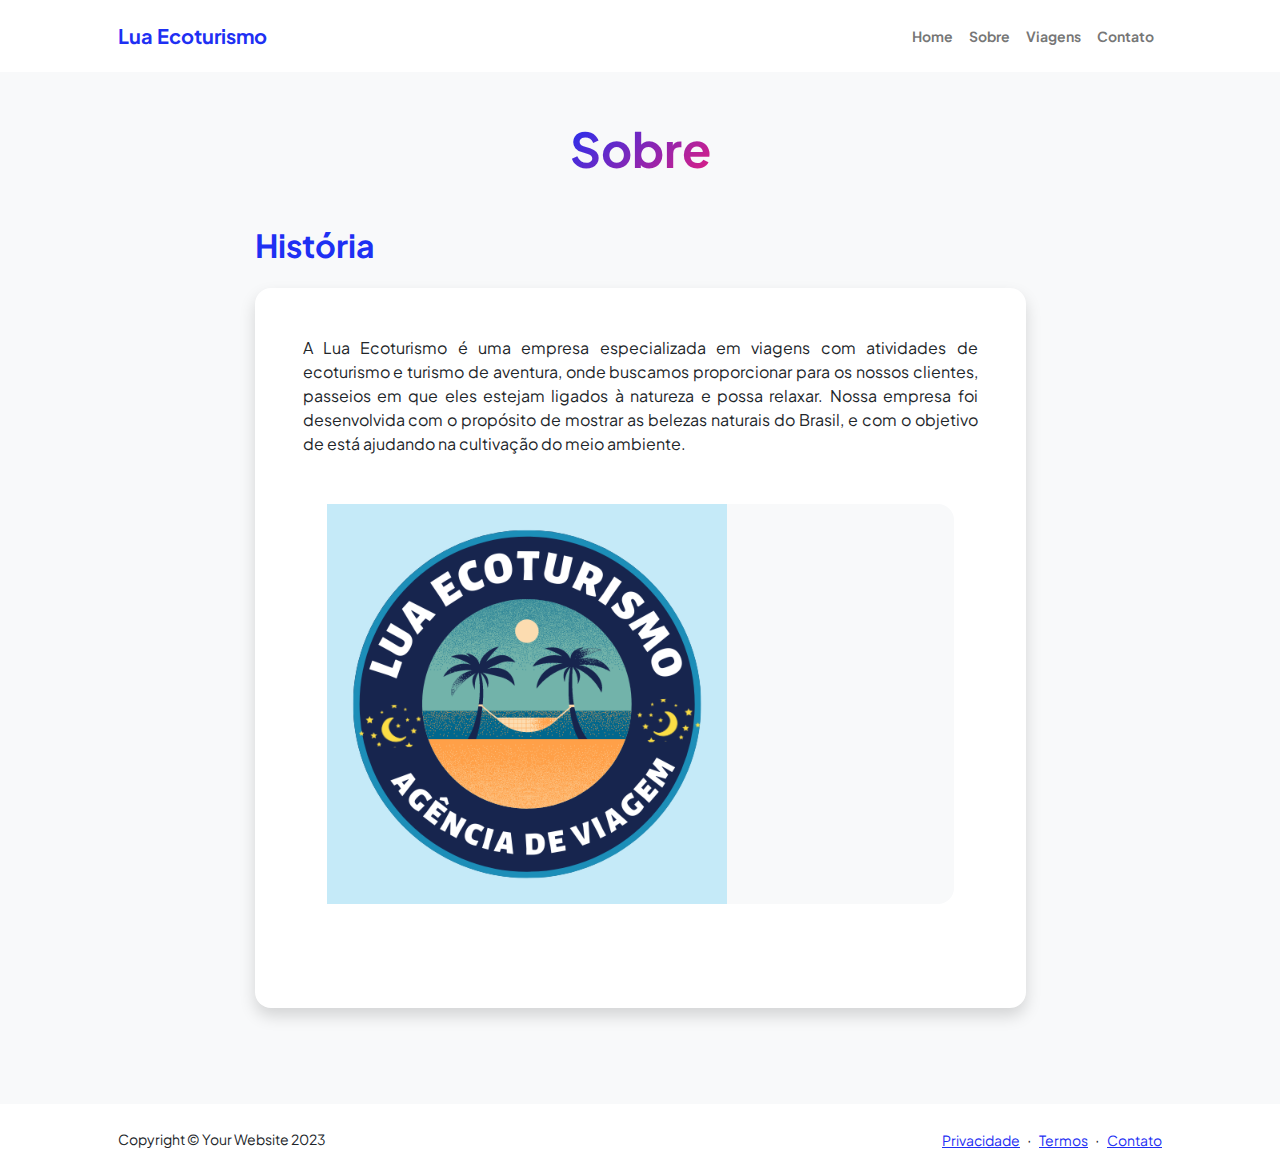
<file: luaecoturismo/resume.html>
<!DOCTYPE html>
<html lang="pt-br">
    <head>
        <meta charset="utf-8" />
        <meta name="viewport" content="width=device-width, initial-scale=1, shrink-to-fit=no" />
        <meta name="description" content="" />
        <meta name="author" content="" />
        <title>Agência de Viagens- Lua Ecoturismo</title>
        <!-- Favicon-->
        <link rel="icon" type="image/x-icon" href="assets/imagen.ico" />
        <!-- Custom Google font-->
        <link rel="preconnect" href="https://fonts.googleapis.com" />
        <link rel="preconnect" href="https://fonts.gstatic.com" crossorigin />
        <link href="https://fonts.googleapis.com/css2?family=Plus+Jakarta+Sans:wght@100;200;300;400;500;600;700;800;900&amp;display=swap" rel="stylesheet" />
        <!-- Bootstrap icons-->
        <link href="https://cdn.jsdelivr.net/npm/bootstrap-icons@1.8.1/font/bootstrap-icons.css" rel="stylesheet" />
        <!-- Core theme CSS (includes Bootstrap)-->
        <link href="css/styles.css" rel="stylesheet" />
    </head>
    <body class="d-flex flex-column h-100 bg-light">
        <main class="flex-shrink-0">
            <!-- Navigation-->
            <nav class="navbar navbar-expand-lg navbar-light bg-white py-3">
                <div class="container px-5">
                    <a class="navbar-brand" href="index.html"><span class="fw-bolder text-primary">Lua Ecoturismo</span></a>
                    <button class="navbar-toggler" type="button" data-bs-toggle="collapse" data-bs-target="#navbarSupportedContent" aria-controls="navbarSupportedContent" aria-expanded="false" aria-label="Toggle navigation"><span class="navbar-toggler-icon"></span></button>
                    <div class="collapse navbar-collapse" id="navbarSupportedContent">
                        <ul class="navbar-nav ms-auto mb-2 mb-lg-0 small fw-bolder">
                            <li class="nav-item"><a class="nav-link" href="index.html">Home</a></li>
                            <li class="nav-item"><a class="nav-link" href="resume.html">Sobre</a></li>
                            <li class="nav-item"><a class="nav-link" href="projects.html">Viagens</a></li>
                            <li class="nav-item"><a class="nav-link" href="contact.html">Contato</a></li>
                        </ul>
                    </div>
                </div>
            </nav>
            <!-- Page Content-->
            <div class="container px-5 my-5">
                <div class="text-center mb-5">
                    <h1 class="display-5 fw-bolder mb-0"><span class="text-gradient d-inline">Sobre</span></h1>
                </div>
                <div class="row gx-5 justify-content-center">
                    <div class="col-lg-11 col-xl-9 col-xxl-8">
                        <!-- Experience Section-->
                        <section>
                            <div class="d-flex align-items-center justify-content-between mb-4">
                                <h2 class="text-primary fw-bolder mb-0">História</h2>
                                <!-- Download resume button-->
                                <!-- Note: Set the link href target to a PDF file within your project-->
                            </div>
                            <!-- Experience Card 1-->
                            <div class="card shadow border-0 rounded-4 mb-5">
                                <div class="card-body p-5">
                                    <div class="row align-items-center gx-5">
                                        <div class="col text-center text-lg-start mb-4 mb-lg-0">
                                        <div class="col-lg-12"><div  align="justify">A Lua Ecoturismo é uma empresa especializada em  viagens com atividades de ecoturismo e turismo de aventura, onde buscamos proporcionar para os nossos clientes, passeios em que eles estejam ligados à natureza e possa relaxar.
                                            
                                            Nossa empresa foi desenvolvida com o propósito de mostrar as belezas naturais do Brasil, e com o objetivo de está ajudando na cultivação do meio ambiente.
                                    </div>
                                </div>
                            </div>
                            <!-- Experience Card 2-->
                                <div class="card-body p-5">
                                    <div class="row align-items-center gx-0">
                                        <div class="col text-center text-lg-start mb-4 mb-lg-2">
                                            <div class="bg-light p-8 rounded-4">
                                                <img class="profile-img" src="assets/logo.png.png" width=400 />
                                            </div>
                                        </div>
                                    </div>
                                </div>
                            </div>
                        </section>
                        
                        
                        </section>
                    </div>
                </div>
            </div>
        </main>
        <!-- Footer-->
        <footer class="bg-white py-4 mt-auto">
            <div class="container px-5">
                <div class="row align-items-center justify-content-between flex-column flex-sm-row">
                    <div class="col-auto"><div class="small m-0">Copyright &copy; Your Website 2023</div></div>
                    <div class="col-auto">
                        <a class="small" href="#!">Privacidade</a>
                        <span class="mx-1">&middot;</span>
                        <a class="small" href="#!">Termos</a>
                        <span class="mx-1">&middot;</span>
                        <a class="small" href="#!">Contato</a>
                    </div>
                </div>
            </div>
        </footer>
        <!-- Bootstrap core JS-->
        <script src="https://cdn.jsdelivr.net/npm/bootstrap@5.2.3/dist/js/bootstrap.bundle.min.js"></script>
        <!-- Core theme JS-->
        <script src="js/scripts.js"></script>
    </body>
</html>
</file>
